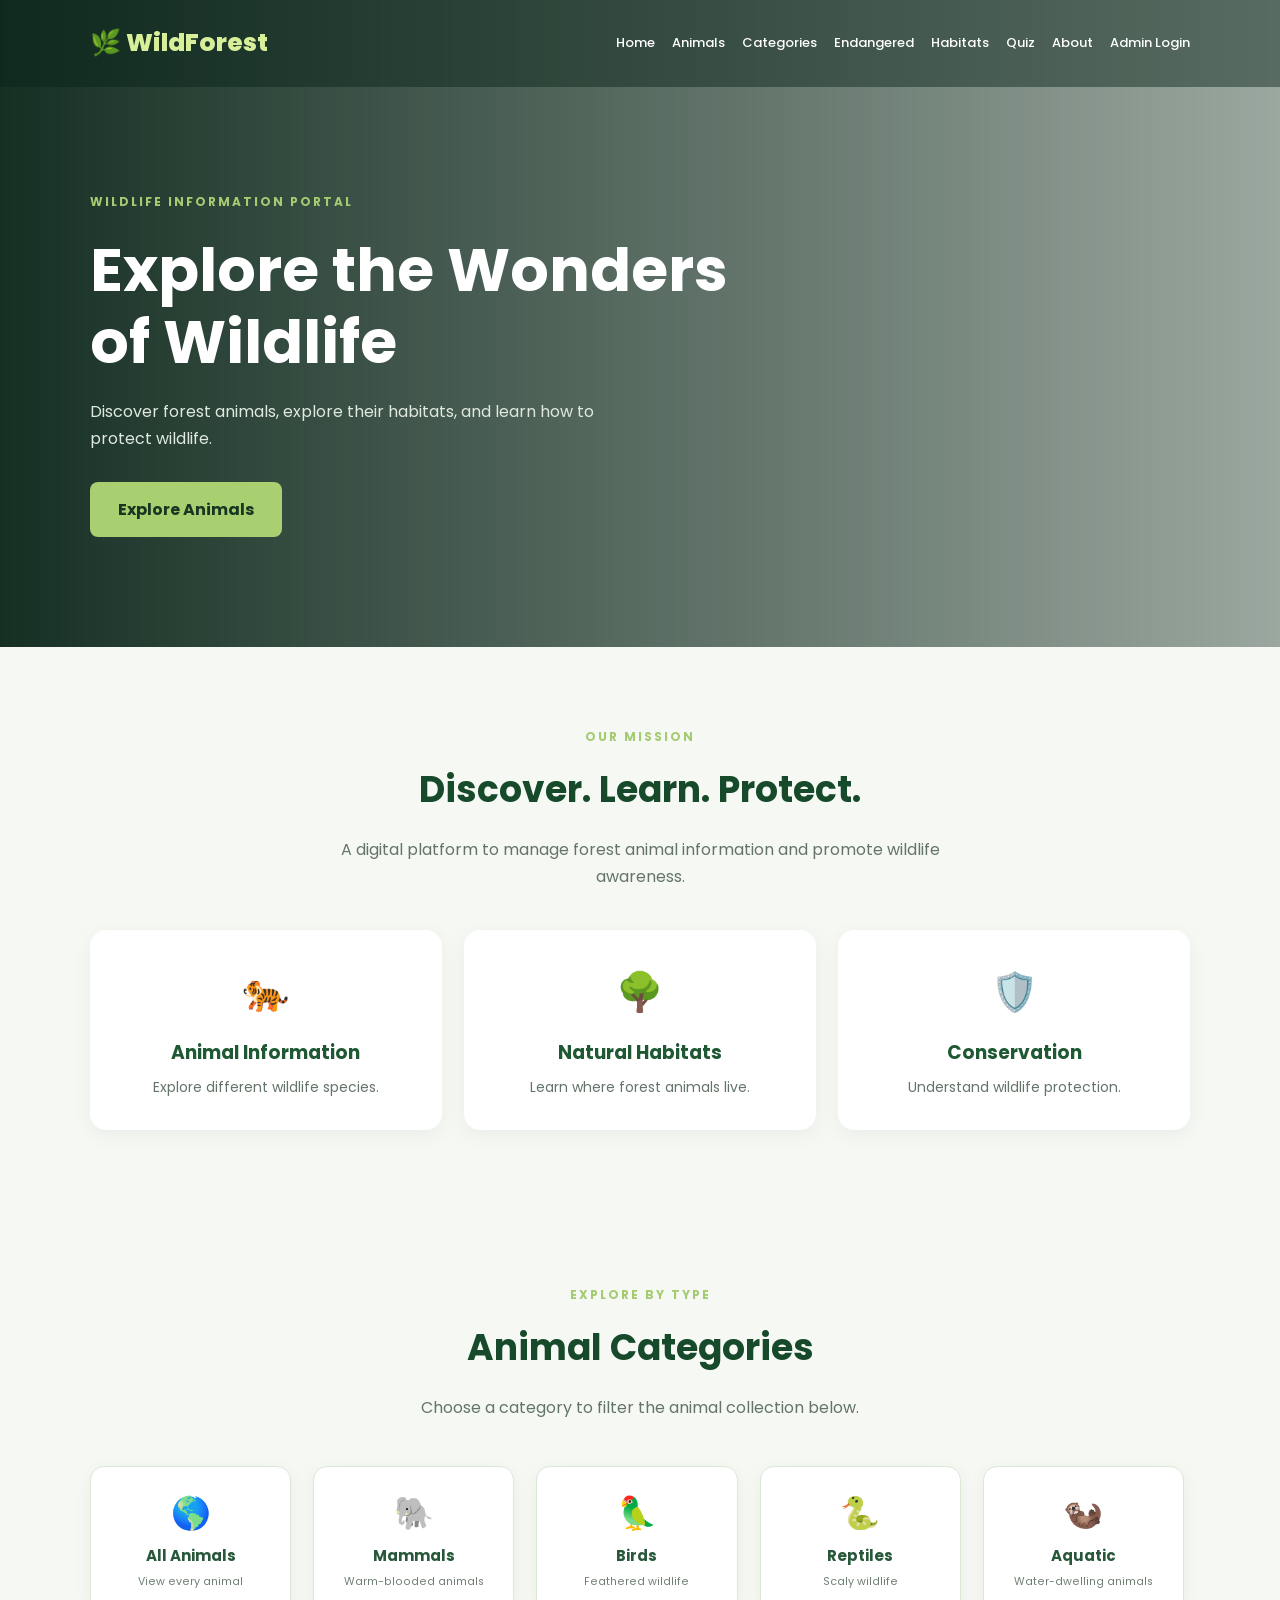
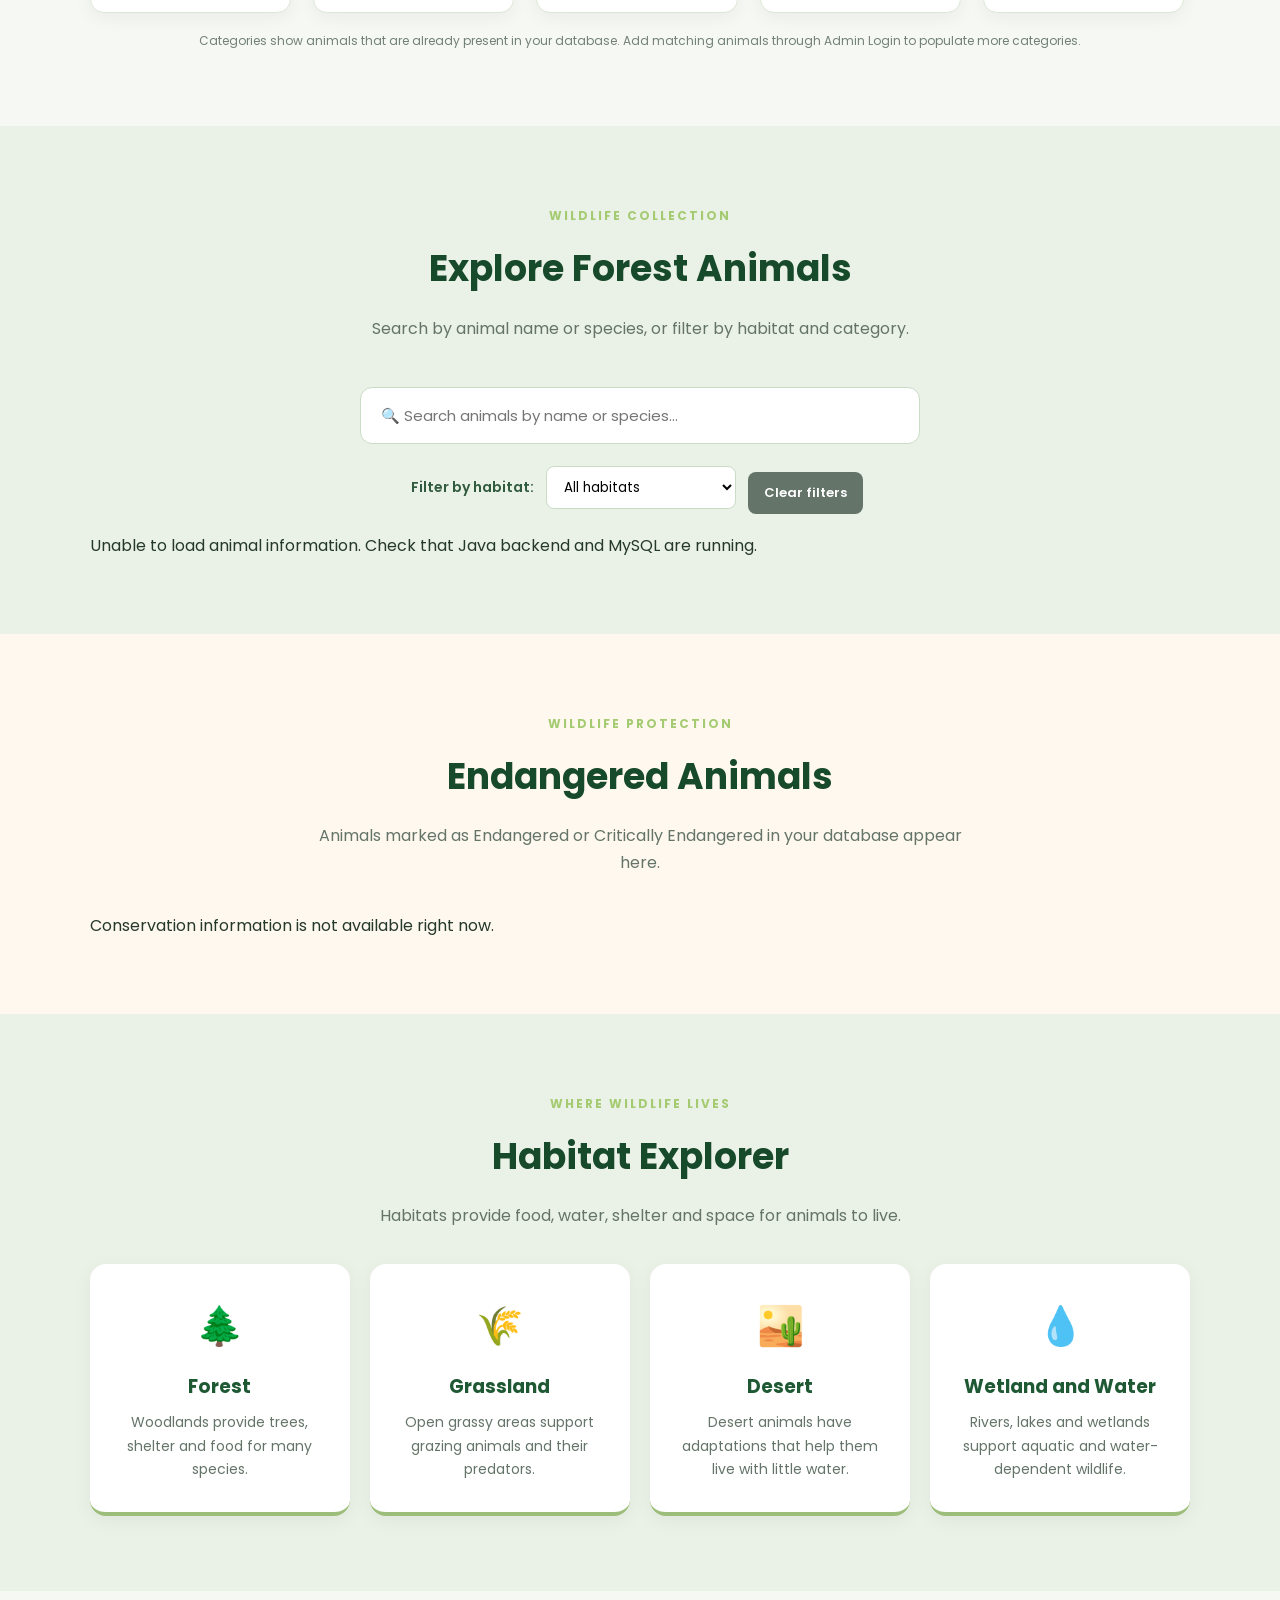
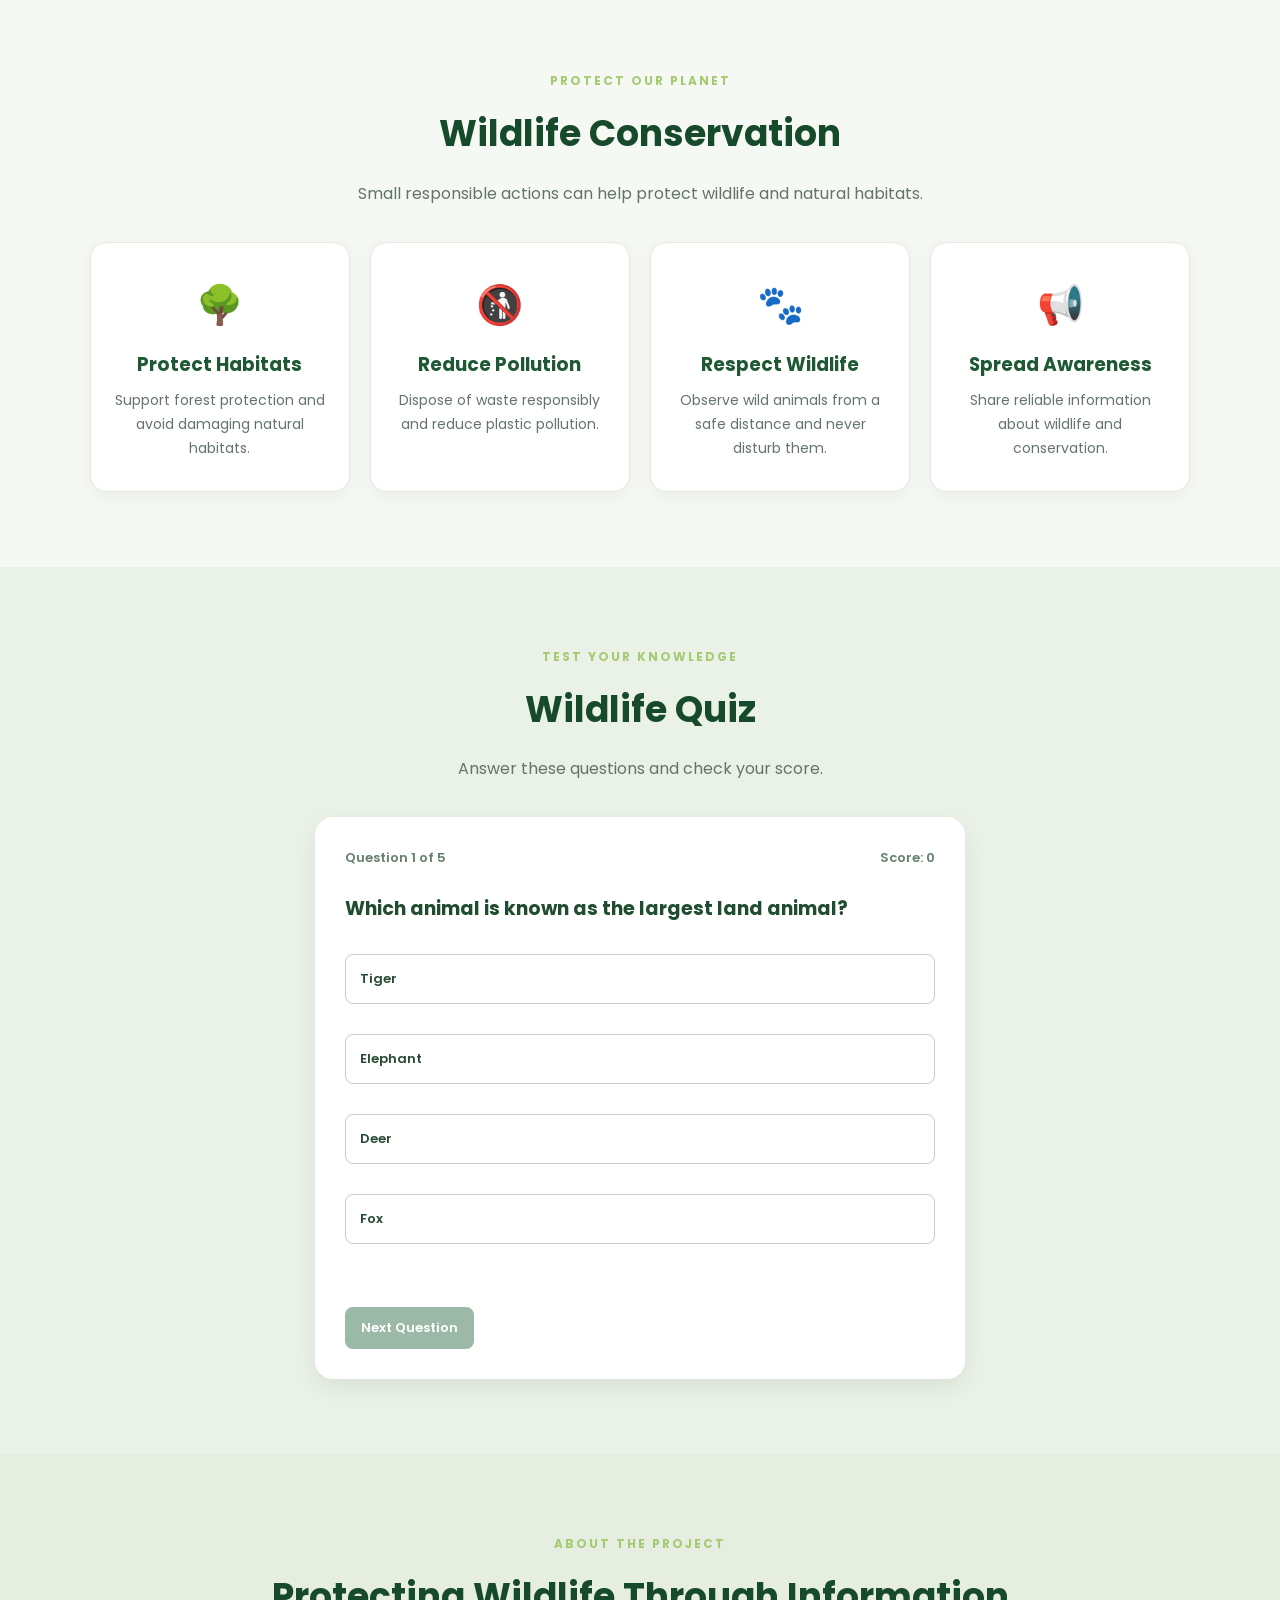
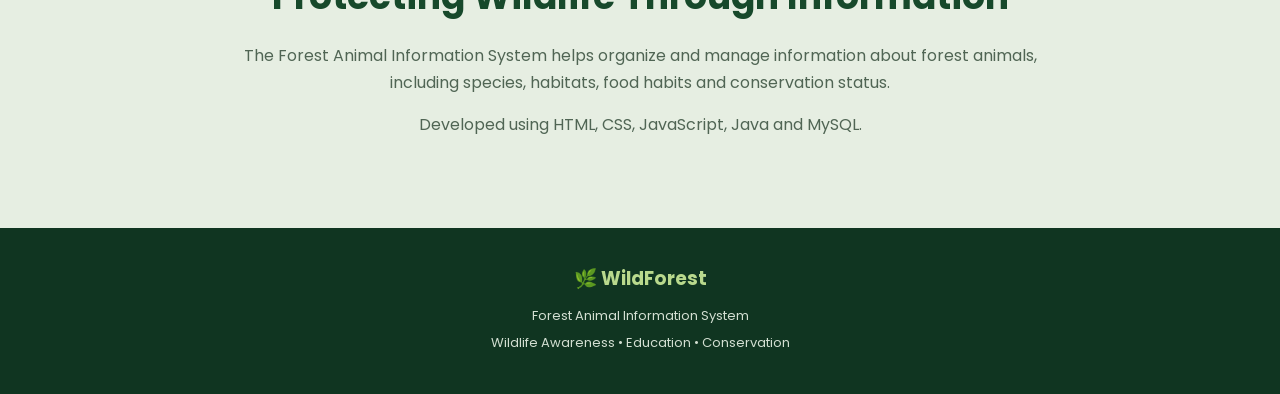
<file: index.html>
<!DOCTYPE html>
<html lang="en">
<head>
    <meta charset="UTF-8">
    <meta name="viewport" content="width=device-width, initial-scale=1.0">
    <title>WildForest | Forest Animal Information System</title>
    <link rel="stylesheet" href="style.css">
</head>
<body>

<header class="hero" id="home">
    <nav class="navbar">
        <a class="logo" href="#home">🌿 WildForest</a>
        <div class="nav-links">
            <a href="#home">Home</a>
            <a href="#animals">Animals</a>
            <a href="#categories">Categories</a>
            <a href="#endangered">Endangered</a>
            <a href="#habitats">Habitats</a>
            <a href="#quiz">Quiz</a>
            <a href="#add-animal" id="addLink">Add Animal</a>
            <a href="#about">About</a>
            <a href="login.html" id="loginLink">Admin Login</a>
            <button type="button" id="logoutButton">Logout</button>
        </div>
    </nav>

    <div class="hero-content">
        <span class="hero-tag">WILDLIFE INFORMATION PORTAL</span>
        <h1>Explore the Wonders<br>of Wildlife</h1>
        <p>Discover forest animals, explore their habitats, and learn how to protect wildlife.</p>
        <a href="#animals" class="hero-button">Explore Animals</a>
    </div>
</header>

<main>
    <section class="intro-section">
        <span class="section-tag">OUR MISSION</span>
        <h2>Discover. Learn. Protect.</h2>
        <p>A digital platform to manage forest animal information and promote wildlife awareness.</p>

        <div class="features">
            <div class="feature"><span>🐅</span><h3>Animal Information</h3><p>Explore different wildlife species.</p></div>
            <div class="feature"><span>🌳</span><h3>Natural Habitats</h3><p>Learn where forest animals live.</p></div>
            <div class="feature"><span>🛡️</span><h3>Conservation</h3><p>Understand wildlife protection.</p></div>
        </div>
    </section>

    <section id="categories" class="extra-section">
        <span class="section-tag">EXPLORE BY TYPE</span>
        <h2>Animal Categories</h2>
        <p class="section-description">Choose a category to filter the animal collection below.</p>
        <div class="category-grid">
            <button class="category-card" type="button" data-category="all"><span>🌎</span><strong>All Animals</strong><small>View every animal</small></button>
            <button class="category-card" type="button" data-category="mammal"><span>🐘</span><strong>Mammals</strong><small>Warm-blooded animals</small></button>
            <button class="category-card" type="button" data-category="bird"><span>🦜</span><strong>Birds</strong><small>Feathered wildlife</small></button>
            <button class="category-card" type="button" data-category="reptile"><span>🐍</span><strong>Reptiles</strong><small>Scaly wildlife</small></button>
            <button class="category-card" type="button" data-category="aquatic"><span>🦦</span><strong>Aquatic</strong><small>Water-dwelling animals</small></button>
        </div>
        <p class="small-note">Categories show animals that are already present in your database. Add matching animals through Admin Login to populate more categories.</p>
    </section>

    <section id="animals" class="animals-section">
        <span class="section-tag">WILDLIFE COLLECTION</span>
        <h2>Explore Forest Animals</h2>
        <p class="section-description">Search by animal name or species, or filter by habitat and category.</p>
        <input type="text" id="search" placeholder="🔍 Search animals by name or species..." aria-label="Search animals">
        <div class="filter-row">
            <label for="habitatFilter">Filter by habitat:</label>
            <select id="habitatFilter"><option value="all">All habitats</option></select>
            <button type="button" id="clearFilters" class="secondary-button">Clear filters</button>
        </div>
        <p id="resultCount" class="result-count" aria-live="polite"></p>
        <div id="animalData"><p>Loading animals...</p></div>
    </section>

    <section id="endangered" class="extra-section endangered-section">
        <span class="section-tag">WILDLIFE PROTECTION</span>
        <h2>Endangered Animals</h2>
        <p class="section-description">Animals marked as Endangered or Critically Endangered in your database appear here.</p>
        <div id="endangeredData" class="mini-animal-grid">
            <p>Loading conservation information...</p>
        </div>
    </section>

    <section id="habitats" class="habitat-section">
        <span class="section-tag">WHERE WILDLIFE LIVES</span>
        <h2>Habitat Explorer</h2>
        <p class="section-description">Habitats provide food, water, shelter and space for animals to live.</p>
        <div class="habitat-grid">
            <article class="habitat-card"><span>🌲</span><h3>Forest</h3><p>Woodlands provide trees, shelter and food for many species.</p></article>
            <article class="habitat-card"><span>🌾</span><h3>Grassland</h3><p>Open grassy areas support grazing animals and their predators.</p></article>
            <article class="habitat-card"><span>🏜️</span><h3>Desert</h3><p>Desert animals have adaptations that help them live with little water.</p></article>
            <article class="habitat-card"><span>💧</span><h3>Wetland and Water</h3><p>Rivers, lakes and wetlands support aquatic and water-dependent wildlife.</p></article>
        </div>
    </section>

    <section class="conservation-section">
        <span class="section-tag">PROTECT OUR PLANET</span>
        <h2>Wildlife Conservation</h2>
        <p class="section-description">Small responsible actions can help protect wildlife and natural habitats.</p>
        <div class="conservation-grid">
            <article><span>🌳</span><h3>Protect Habitats</h3><p>Support forest protection and avoid damaging natural habitats.</p></article>
            <article><span>🚯</span><h3>Reduce Pollution</h3><p>Dispose of waste responsibly and reduce plastic pollution.</p></article>
            <article><span>🐾</span><h3>Respect Wildlife</h3><p>Observe wild animals from a safe distance and never disturb them.</p></article>
            <article><span>📢</span><h3>Spread Awareness</h3><p>Share reliable information about wildlife and conservation.</p></article>
        </div>
    </section>

    <section id="quiz" class="quiz-section">
        <span class="section-tag">TEST YOUR KNOWLEDGE</span>
        <h2>Wildlife Quiz</h2>
        <p class="section-description">Answer these questions and check your score.</p>
        <div class="quiz-box">
            <div class="quiz-top"><span id="quizProgress">Question 1 of 5</span><span id="quizScore">Score: 0</span></div>
            <h3 id="quizQuestion">Loading question...</h3>
            <div id="quizOptions" class="quiz-options"></div>
            <p id="quizFeedback" class="quiz-feedback" aria-live="polite"></p>
            <button type="button" id="nextQuestion" disabled>Next Question</button>
            <button type="button" id="restartQuiz" class="secondary-button" hidden>Try Again</button>
        </div>
    </section>

    <section id="add-animal" class="form-section">
        <span class="section-tag">WILDLIFE DATABASE</span>
        <h2>Add or Update Animal</h2>
        <p class="section-description">This section is available to the administrator after login.</p>
        <form id="animalForm">
            <label for="animalName">Animal Name</label>
            <input type="text" id="animalName" name="name" placeholder="Enter animal name" required>
            <label for="species">Species</label>
            <input type="text" id="species" name="species" placeholder="Enter species" required>
            <label for="habitat">Habitat</label>
            <input type="text" id="habitat" name="habitat" placeholder="Enter habitat" required>
            <label for="foodHabit">Food Habit</label>
            <input type="text" id="foodHabit" name="food_habit" placeholder="Enter food habit" required>
            <label for="conservationStatus">Conservation Status</label>
            <input type="text" id="conservationStatus" name="conservation_status" placeholder="Enter conservation status" required>
            <label for="description">Description</label>
            <textarea id="description" name="description" placeholder="Enter animal description" required></textarea>
            <button type="submit">Add Animal</button>
        </form>
    </section>

    <section id="about" class="about-section">
        <span class="section-tag">ABOUT THE PROJECT</span>
        <h2>Protecting Wildlife Through Information</h2>
        <p>The Forest Animal Information System helps organize and manage information about forest animals, including species, habitats, food habits and conservation status.</p>
        <p>Developed using HTML, CSS, JavaScript, Java and MySQL.</p>
    </section>
</main>

<footer>
    <h3>🌿 WildForest</h3>
    <p>Forest Animal Information System</p>
    <p>Wildlife Awareness • Education • Conservation</p>
</footer>

<script src="script.js"></script>
</body>
</html>
</file>
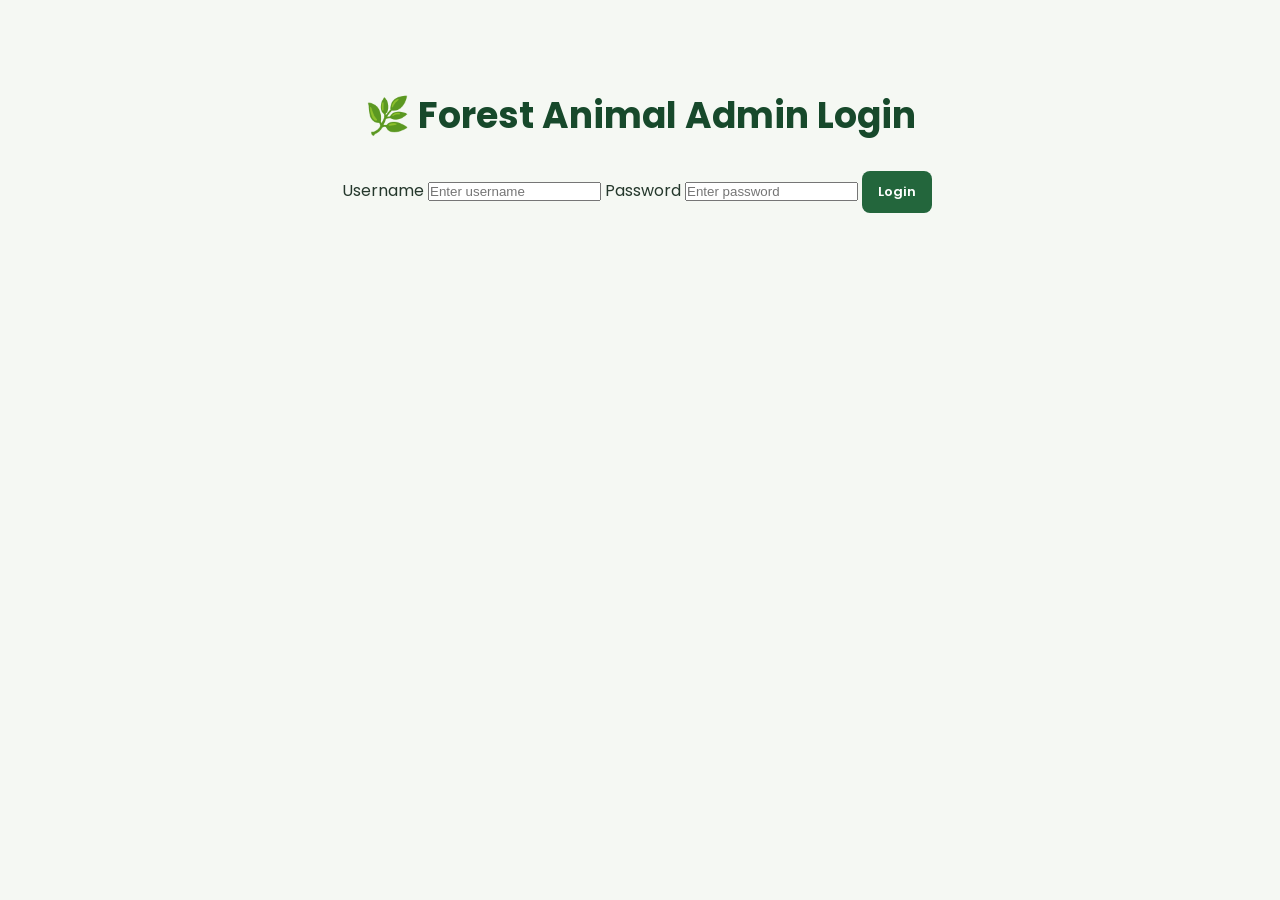
<file: login.html>
<!DOCTYPE html>
<html lang="en">
<head>
    <meta charset="UTF-8">
    <meta name="viewport"
          content="width=device-width, initial-scale=1.0">
    <title>Admin Login</title>
    <link rel="stylesheet" href="style.css">
</head>
<body>

<section class="form-section">
    <h2>🌿 Forest Animal Admin Login</h2>

    <form id="loginForm">
        <label for="username">Username</label>
        <input type="text" id="username"
               placeholder="Enter username" required>

        <label for="password">Password</label>
        <input type="password" id="password"
               placeholder="Enter password" required>

        <button type="submit">Login</button>
        <p id="loginMessage" role="status"></p>
    </form>
</section>

<script src="login.js"></script>

</body>
</html>
</file>
<file: style.css>
@import url('https://fonts.googleapis.com/css2?family=Poppins:wght@400;500;600;700;800&display=swap');

* { margin: 0; padding: 0; box-sizing: border-box; }
html { scroll-behavior: smooth; }
body { font-family: 'Poppins', Arial, sans-serif; background: #f5f8f3; color: #25382c; line-height: 1.7; }
.hero { min-height: 560px; background: linear-gradient(90deg, rgba(8,35,23,.94), rgba(8,35,23,.38)), url('https://images.unsplash.com/photo-1448375240586-882707db888b?auto=format&fit=crop&w=1600&q=85') center/cover no-repeat; color: white; }
.navbar { display:flex; align-items:center; justify-content:space-between; gap:20px; padding:22px 7%; background:rgba(8,35,23,.45); }
.logo { font-size:25px; font-weight:800; color:#d8ef9a; text-decoration:none; white-space:nowrap; }
.nav-links { display:flex; align-items:center; gap:17px; flex-wrap:wrap; }
.nav-links a { color:white; text-decoration:none; font-size:13px; font-weight:500; }
.nav-links a:hover { color:#d8ef9a; }
.nav-links button { margin:0; padding:8px 12px; }
#logoutButton { display:none; }
.hero-content { max-width:850px; padding:100px 7% 110px; }
.hero-tag,.section-tag { font-size:12px; font-weight:700; letter-spacing:2px; color:#a5cb72; }
.hero-content h1 { font-size:clamp(34px,5vw,60px); line-height:1.2; margin:20px 0; }
.hero-content p { max-width:550px; color:#e0e9df; font-size:16px; margin-bottom:30px; }
.hero-button { display:inline-block; background:#a8cf70; color:#173722; padding:14px 28px; border-radius:8px; text-decoration:none; font-weight:700; }
.hero-button:hover { background:#c8e79d; }
section { padding:75px 7%; }
section h2 { font-size:clamp(26px,3vw,36px); color:#17492b; margin:10px 0 15px; }
.intro-section,.animals-section,.form-section,.about-section,.extra-section,.habitat-section,.conservation-section,.quiz-section { text-align:center; }
.intro-section>p,.section-description { max-width:680px; margin:0 auto 35px; color:#647469; }
.features { display:grid; grid-template-columns:repeat(3,1fr); gap:22px; max-width:1150px; margin:40px auto 0; }
.feature,.habitat-card,.conservation-grid article { background:white; padding:30px 20px; border-radius:16px; box-shadow:0 5px 20px rgba(0,0,0,.05); }
.feature span,.habitat-card span,.conservation-grid span { font-size:38px; }
.feature h3,.habitat-card h3,.conservation-grid h3 { color:#1e5934; margin:12px 0 8px; }
.feature p,.habitat-card p,.conservation-grid p { color:#647469; font-size:14px; }
.extra-section { background:#f5f8f3; }
.category-grid { display:grid; grid-template-columns:repeat(auto-fit,minmax(150px,1fr)); gap:16px; max-width:1100px; margin:30px auto 0; }
.category-card { display:flex; flex-direction:column; align-items:center; gap:7px; background:white; color:#28583a; padding:22px 12px; border:1px solid #dce8d6; border-radius:14px; box-shadow:0 5px 18px rgba(0,0,0,.05); }
.category-card span { font-size:32px; }
.category-card strong { font-size:15px; }
.category-card small { color:#718075; font-weight:400; }
.category-card.active-category { background:#e1efd6; border:2px solid #6e9e50; }
.small-note { color:#738075; font-size:12px; margin:18px auto 0; }
.animals-section { background:#eaf1e6; }
#search { width:100%; max-width:560px; padding:16px 20px; border:1px solid #cbdcc6; border-radius:12px; background:white; font-family:inherit; font-size:15px; margin:10px auto 18px; }
#search:focus,select:focus { outline:2px solid #87b66a; }
.filter-row { display:flex; justify-content:center; align-items:center; gap:12px; flex-wrap:wrap; margin-bottom:14px; }
.filter-row label { font-size:14px; font-weight:600; color:#315b3e; }
.filter-row select { min-width:190px; padding:10px 13px; border:1px solid #cbdcc6; border-radius:8px; background:white; font-family:inherit; }
.result-count { color:#647469; font-size:13px; margin-bottom:18px; }
#animalData { display:grid; grid-template-columns:repeat(auto-fit,minmax(min(100%,290px),1fr)); gap:25px; max-width:1250px; width:100%; margin:auto; text-align:left; }
.animal-card { background:white; border-radius:16px; padding:20px; box-shadow:0 6px 22px rgba(0,0,0,.07); border:1px solid #e0e9db; transition:transform .25s; overflow-wrap:anywhere; }
.animal-card:hover { transform:translateY(-5px); }
.animal-card img,.animal-image { display:block; width:100%; height:230px; object-fit:cover; object-position:center; border-radius:12px; margin-bottom:17px; background:#e8f0e5; }
.animal-card h2,.animal-card h3 { color:#194e2f; font-size:21px; margin-bottom:13px; padding-bottom:10px; border-bottom:1px solid #e4ece1; }
.animal-card p { font-size:13px; color:#536358; margin-bottom:9px; }
.animal-card strong { color:#28583a; }
button { padding:11px 16px; border:none; border-radius:8px; font-family:inherit; font-size:13px; font-weight:600; cursor:pointer; margin:10px 6px 0 0; background:#23663c; color:white; }
button:hover { filter:brightness(.92); }
button:focus-visible,a:focus-visible { outline:3px solid #a5cb72; outline-offset:3px; }
.animal-card .edit-button { background:#2476b8; }
.animal-card .delete-button { background:#c74747; }
.secondary-button { background:#647469; }
.endangered-section { background:#fff8ee; }
.mini-animal-grid { display:grid; grid-template-columns:repeat(auto-fit,minmax(min(100%,260px),1fr)); gap:20px; max-width:1150px; margin:auto; text-align:left; }
.mini-animal-grid .animal-card { padding:16px; }
.mini-animal-grid .animal-card img { height:180px; }
.habitat-section { background:#eaf1e6; }
.habitat-grid,.conservation-grid { display:grid; grid-template-columns:repeat(auto-fit,minmax(210px,1fr)); gap:20px; max-width:1150px; margin:35px auto 0; }
.habitat-card { border-bottom:4px solid #9cbe7a; }
.conservation-section { background:#f5f8f3; }
.conservation-grid article { border:1px solid #e2eadf; }
.quiz-section { background:#eaf1e6; }
.quiz-box { max-width:650px; margin:30px auto 0; padding:30px; background:white; border-radius:18px; box-shadow:0 8px 25px rgba(0,0,0,.07); text-align:left; }
.quiz-top { display:flex; justify-content:space-between; gap:15px; color:#65806a; font-size:13px; font-weight:600; }
.quiz-box h3 { color:#204d30; font-size:19px; margin:24px 0 18px; }
.quiz-options { display:grid; gap:10px; }
.quiz-option { width:100%; text-align:left; margin:0; padding:13px 16px; background:#f1f6ed; color:#294b33; border:1px solid #dce8d6; }
.quiz-option:hover:not(:disabled) { background:#e2efd8; }
.quiz-option:disabled { cursor:default; opacity:1; }
.quiz-option.correct-answer { background:#d9efda; border:1px solid #65a56b; }
.quiz-option.wrong-answer { background:#f8dddd; border:1px solid #d37b7b; }
.quiz-feedback { min-height:28px; margin-top:15px; color:#315b3e; font-weight:600; font-size:14px; }
#nextQuestion:disabled { opacity:.45; cursor:not-allowed; }
.form-section { background:#f5f8f3; }
#animalForm { max-width:680px; margin:35px auto 0; padding:35px; border-radius:18px; background:white; box-shadow:0 8px 30px rgba(0,0,0,.08); text-align:left; }
#animalForm label { display:block; font-weight:600; margin:15px 0 7px; color:#244e33; }
#animalForm input,#animalForm textarea { width:100%; padding:13px 15px; border:1px solid #d4dfd0; border-radius:9px; font-family:inherit; font-size:14px; }
#animalForm input:focus,#animalForm textarea:focus { outline:2px solid #a5cb72; }
#animalForm textarea { min-height:120px; resize:vertical; }
#animalForm button { width:100%; padding:15px; background:#23663c; font-size:15px; margin-top:25px; }
.about-section { background:#e6eee2; }
.about-section p { max-width:800px; margin:15px auto; color:#506554; }
footer { background:#103521; color:white; padding:35px 20px; text-align:center; }
footer h3 { color:#b9d98d; margin-bottom:10px; }
footer p { font-size:13px; color:#d3dfd2; margin:5px 0; }
.empty-message { grid-column:1/-1; text-align:center; color:#647469; padding:25px; }
@media(max-width:900px) { .navbar { flex-direction:column; } .nav-links { justify-content:center; } }
@media(max-width:700px) {
    .hero-content { padding:75px 7%; }
    .features { grid-template-columns:1fr; }
    section { padding:50px 5%; }
    #animalForm { padding:22px; }
    .animal-card button { width:100%; margin-right:0; }
    .quiz-box { padding:22px; }
}
</file>
